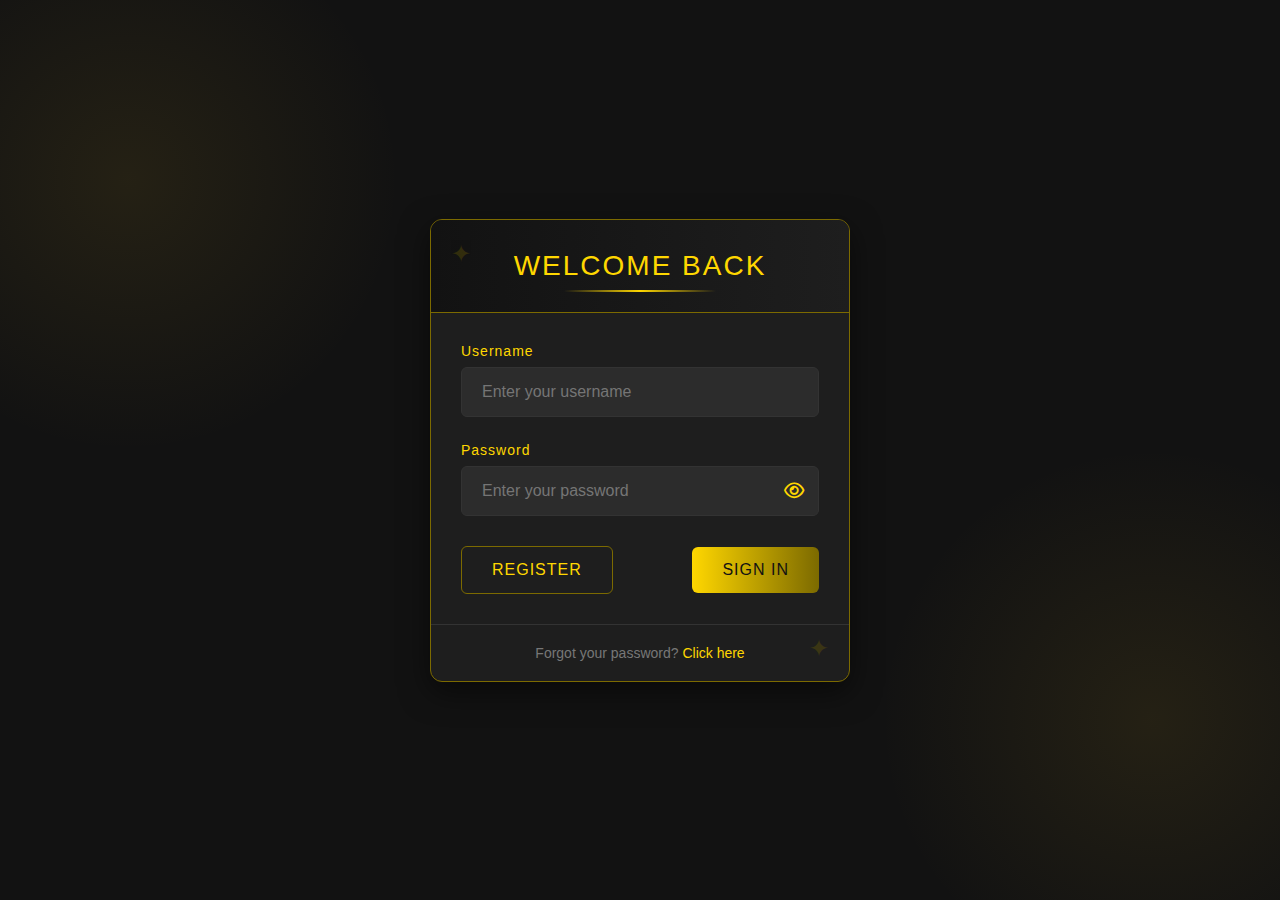
<file: ArcCas/templates/homepage/LoginRegister.html>
<!DOCTYPE html>
<html lang="en">
<head>
  <meta charset="UTF-8">
  <meta name="viewport" content="width=device-width, initial-scale=1.0">
  <title>Luxury Login</title>
  <link rel="stylesheet" href="https://cdnjs.cloudflare.com/ajax/libs/font-awesome/6.4.0/css/all.min.css">
  <style>
    :root {
      --gold: #FFD700;
      --dark-gold: #7c6a00;
      --black: #121212;
      --dark-gray: #1E1E1E;
      --light-gray: #2C2C2C;
    }
    
    * {
      margin: 0;
      padding: 0;
      box-sizing: border-box;
    }
    
    body {
      font-family: 'Segoe UI', Tahoma, Geneva, Verdana, sans-serif;
      background-color: var(--black);
      color: white;
      display: flex;
      justify-content: center;
      align-items: center;
      min-height: 100vh;
      background-image: radial-gradient(circle at 10% 20%, rgba(201, 162, 39, 0.1) 0%, rgba(0,0,0,0) 20%),
                        radial-gradient(circle at 90% 80%, rgba(201, 162, 39, 0.1) 0%, rgba(0,0,0,0) 20%);
    }
    
    .luxury-container {
      width: 420px;
      background-color: var(--dark-gray);
      border-radius: 12px;
      overflow: hidden;
      box-shadow: 0 10px 30px rgba(0, 0, 0, 0.5);
      border: 1px solid var(--dark-gold);
      position: relative;
    }
    
    .luxury-container::before {
      content: '';
      position: absolute;
      top: -2px;
      left: -2px;
      right: -2px;
      bottom: -2px;
      background: linear-gradient(45deg, var(--gold), var(--dark-gold), var(--gold));
      z-index: -1;
      border-radius: 14px;
      animation: animateBorder 4s linear infinite;
      background-size: 400%;
    }
    
    @keyframes animateBorder {
      0% { background-position: 0 0; }
      50% { background-position: 300% 0; }
      100% { background-position: 0 0; }
    }
    
    .luxury-header {
      background: linear-gradient(to right, var(--black), var(--dark-gray));
      padding: 30px;
      text-align: center;
      border-bottom: 1px solid var(--dark-gold);
    }
    
    .luxury-header h1 {
      font-size: 28px;
      font-weight: 300;
      letter-spacing: 2px;
      color: var(--gold);
      text-transform: uppercase;
      position: relative;
      display: inline-block;
    }
    
    .luxury-header h1::after {
      content: '';
      position: absolute;
      width: 60%;
      height: 2px;
      background: linear-gradient(to right, transparent, var(--gold), transparent);
      bottom: -10px;
      left: 20%;
    }
    
    .luxury-body {
      padding: 30px;
    }
    
    .luxury-form-group {
      margin-bottom: 25px;
      position: relative;
    }
    
    .luxury-form-group label {
      display: block;
      margin-bottom: 8px;
      color: var(--gold);
      font-size: 14px;
      letter-spacing: 1px;
    }
    
    .luxury-input {
      width: 100%;
      padding: 15px 20px;
      background-color: var(--light-gray);
      border: 1px solid #333;
      border-radius: 6px;
      color: white;
      font-size: 16px;
      transition: all 0.3s;
    }
    
    .luxury-input:focus {
      outline: none;
      border-color: var(--gold);
      box-shadow: 0 0 0 2px rgba(255, 215, 0, 0.2);
    }
    
    .password-container {
      position: relative;
    }
    
    .toggle-password {
      position: absolute;
      right: 15px;
      top: 50%;
      transform: translateY(-50%);
      background: none;
      border: none;
      color: var(--gold);
      cursor: pointer;
      font-size: 18px;
    }
    
    .luxury-actions {
      display: flex;
      justify-content: space-between;
      align-items: center;
      margin-top: 30px;
    }
    
    .luxury-btn {
      padding: 14px 30px;
      border-radius: 6px;
      font-size: 16px;
      font-weight: 500;
      letter-spacing: 1px;
      cursor: pointer;
      transition: all 0.3s;
      text-transform: uppercase;
    }
    
    .btn-register {
      background: transparent;
      color: var(--gold);
      border: 1px solid var(--dark-gold);
    }
    
    .btn-register:hover {
      background: rgba(201, 162, 39, 0.1);
    }
    
    .btn-login {
      background: linear-gradient(to right, var(--gold), var(--dark-gold));
      color: var(--black);
      border: none;
      position: relative;
      overflow: hidden;
    }
    
    .btn-login::before {
      content: '';
      position: absolute;
      top: 0;
      left: -100%;
      width: 100%;
      height: 100%;
      background: linear-gradient(90deg, transparent, rgba(255,255,255,0.2), transparent);
      transition: 0.5s;
    }
    
    .btn-login:hover::before {
      left: 100%;
    }
    
    .luxury-footer {
      text-align: center;
      padding: 20px;
      font-size: 14px;
      color: #777;
      border-top: 1px solid #333;
    }
    
    .luxury-footer a {
      color: var(--gold);
      text-decoration: none;
    }
    
    .error-message {
      color: #ff4d4d;
      font-size: 14px;
      margin-top: 5px;
      display: none;
    }
    
    .decoration {
      position: absolute;
      font-size: 24px;
      color: var(--dark-gold);
      opacity: 0.3;
    }
    
    .dec-1 { top: 20px; left: 20px; }
    .dec-2 { bottom: 20px; right: 20px; transform: rotate(180deg); }
  </style>
</head>
<body>
  <div class="luxury-container">
    <span class="decoration dec-1">✦</span>
    <span class="decoration dec-2">✦</span>
    
    <div class="luxury-header">
      <h1>Welcome Back</h1>
    </div>
    
    <div class="luxury-body">
      <form id="loginForm">
        <div class="luxury-form-group">
          <label for="username">Username</label>
          <input type="text" id="username" class="luxury-input" placeholder="Enter your username" required>
        </div>
        
        <div class="luxury-form-group">
          <label for="password">Password</label>
          <div class="password-container">
            <input type="password" id="password" class="luxury-input" placeholder="Enter your password" required>
            <button type="button" class="toggle-password">
              <i class="far fa-eye"></i>
            </button>
          </div>
          <div class="error-message" id="errorMessage"></div>
        </div>
        
        <div class="luxury-actions">
          <button type="button" class="luxury-btn btn-register" id="registerBtn">
            Register
          </button>
          <button type="submit" class="luxury-btn btn-login">
            Sign In
          </button>
        </div>
      </form>
    </div>
    
    <div class="luxury-footer">
      Forgot your password? <a href="#">Click here</a>
    </div>
  </div>

  <script>
    document.addEventListener('DOMContentLoaded', function() {
      const loginForm = document.getElementById('loginForm');
      const passwordInput = document.getElementById('password');
      const togglePassword = document.querySelector('.toggle-password');
      const registerBtn = document.getElementById('registerBtn');
      const errorMessage = document.getElementById('errorMessage');
      const eyeIcon = togglePassword.querySelector('i');

      // Toggle password visibility
      togglePassword.addEventListener('click', function() {
        const type = passwordInput.getAttribute('type') === 'password' ? 'text' : 'password';
        passwordInput.setAttribute('type', type);
        eyeIcon.className = type === 'password' ? 'far fa-eye' : 'far fa-eye-slash';
      });

      // Register button functionality
      registerBtn.addEventListener('click', function() {
        // Redirect to registration page
        console.log('Redirect to registration page');
        // window.location.href = '/register';
      });

      // Login form submission
      loginForm.addEventListener('submit', async (e) => {
        e.preventDefault();
        errorMessage.style.display = 'none';

        const username = document.getElementById('username').value;
        const password = document.getElementById('password').value;

        console.log('Username:', username);
        console.log('Password:', password);

        try {
          // Send login request
          const loginRes = await fetch('/login', {
            method: 'POST',
            headers: {
              'Content-Type': 'application/json'
            },
            body: JSON.stringify({ username, password })
          });

          const loginData = await loginRes.json();

          if (!loginRes.ok) {
            errorMessage.textContent = loginData.message || 'Login failed. Please check your credentials.';
            errorMessage.style.display = 'block';
            return;
          }

          const token = loginData.token;
          console.log('JWT Token:', token);

          // Save token to localStorage
          localStorage.setItem('jwt_token', token);

          // Redirect to home page (or game)
          window.location.href = '/';
        } catch (err) {
          console.error('Error:', err);
          errorMessage.textContent = 'An error occurred. Please try again later.';
          errorMessage.style.display = 'block';
        }
      });
    });
  </script>
</body>
</html>
</file>
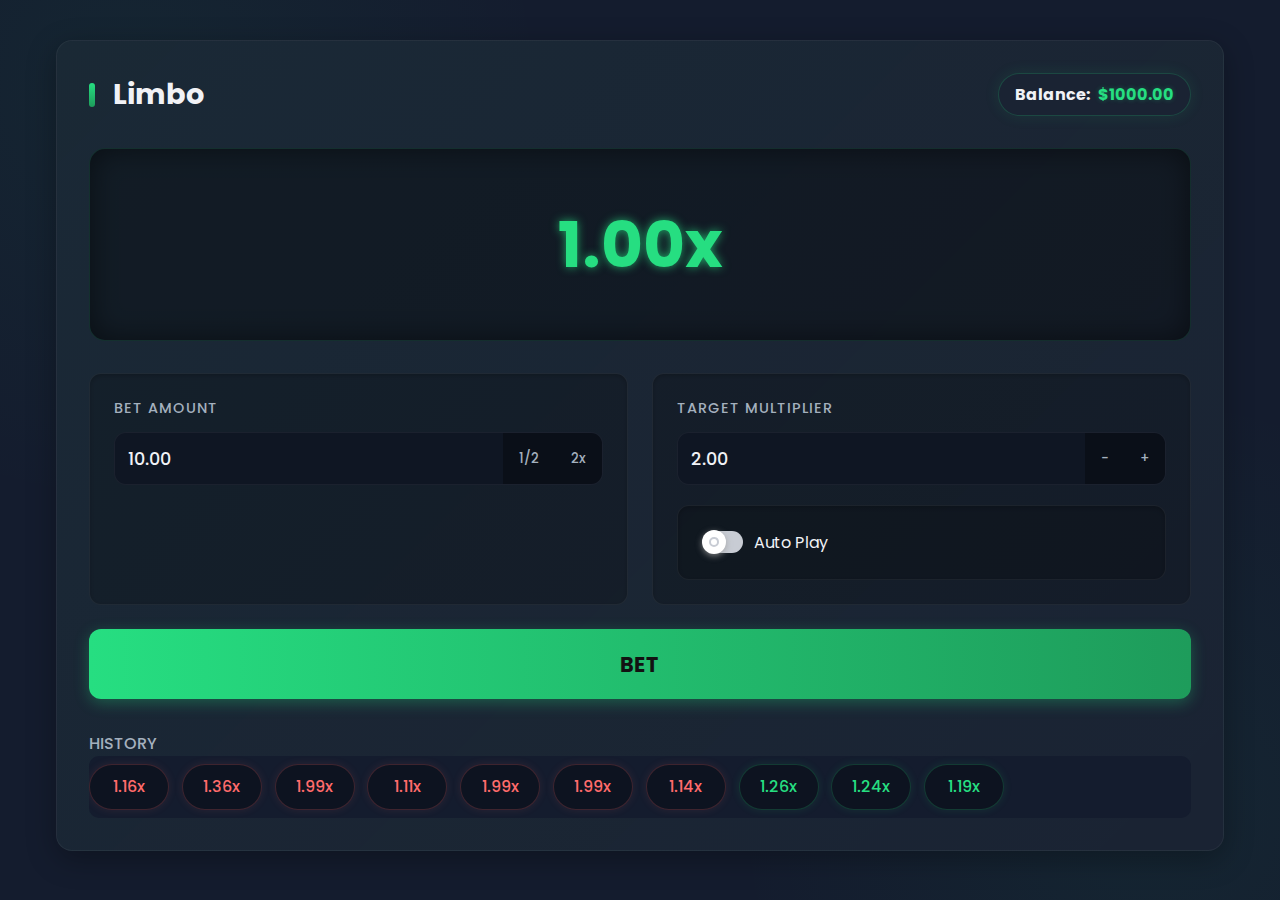
<file: ArcCas/templates/games/Limbo/main.html>
<!DOCTYPE html>
<html lang="en">
<head>
    <meta charset="UTF-8">
    <meta name="viewport" content="width=device-width, initial-scale=1.0">
    <title>Limbo Casino</title>
    <style>
        @import url('https://fonts.googleapis.com/css2?family=Poppins:wght@400;500;600;700&display=swap');
        
        :root {
            --primary: #141c2e;
            --secondary: #0f1623;
            --accent: #26de81;
            --accent-glow: rgba(38, 222, 129, 0.15);
            --text: #f1f2f6;
            --dark-text: #a4b0be;
            --card-bg: #1a2333;
            --header-bg: #0f1623;
            --button-bg: #26de81;
            --button-hover: #20ba68;
            --gradient-start: #26de81;
            --gradient-end: #1e9c5b;
            --danger: #ff6b6b;
            
        }
        
        body::-webkit-scrollbar {
            display: none; /* Chrome, Safari */
        }

        * {
            margin: 0;
            padding: 0;
            box-sizing: border-box;
            font-family: 'Poppins', 'Segoe UI', Tahoma, Geneva, Verdana, sans-serif;
            user-select: none;
        }


        body {
            background-color: var(--primary);
            color: var(--text);
            min-height: 100vh;
            background-image: 
                radial-gradient(circle at 10% 10%, rgba(38, 222, 129, 0.05) 0%, transparent 30%),
                radial-gradient(circle at 90% 90%, rgba(38, 222, 129, 0.05) 0%, transparent 30%);
        }

        header {
            background-color: var(--header-bg);
            padding: 1rem;
            display: flex;
            justify-content: space-between;
            align-items: center;
            box-shadow: 0 2px 15px rgba(0, 0, 0, 0.4);
            position: sticky;
            top: 0;
            z-index: 100;
            border-bottom: 1px solid rgba(38, 222, 129, 0.2);
        }

        .logo {
            font-size: 1.5rem;
            font-weight: bold;
            color: var(--accent);
            display: flex;
            align-items: center;
            text-shadow: 0 0 10px rgba(38, 222, 129, 0.5);
        }

        .logo svg {
            margin-right: 0.5rem;
            filter: drop-shadow(0 0 5px rgba(38, 222, 129, 0.5));
        }

        .balance {
            background-color: var(--card-bg);
            padding: 0.5rem 1rem;
            border-radius: 50px;
            display: flex;
            align-items: center;
            font-weight: bold;
            border: 1px solid rgba(38, 222, 129, 0.2);
            box-shadow: 0 0 15px rgba(38, 222, 129, 0.1);
        }

        .balance-amount {
            color: var(--accent);
            margin-left: 0.5rem;
            text-shadow: 0 0 5px rgba(38, 222, 129, 0.3);
        }

        main {
            padding: 1rem;
            max-width: 1200px;
            margin: 0 auto;
        }

        .game-container {
            background-color: var(--card-bg);
            border-radius: 16px;
            padding: 2rem;
            margin: 1.5rem 0;
            box-shadow: 0 8px 30px rgba(0, 0, 0, 0.3);
            border: 1px solid rgba(255, 255, 255, 0.05);
            background-image: 
                linear-gradient(135deg, rgba(38, 222, 129, 0.03) 0%, transparent 100%);
        }

        .game-header {
            display: flex;
            justify-content: space-between;
            align-items: center;
            margin-bottom: 2rem;
        }

        .game-title {
            font-size: 1.8rem;
            font-weight: bold;
            position: relative;
            padding-left: 1.5rem;
        }
        
        .game-title:before {
            content: '';
            position: absolute;
            left: 0;
            top: 50%;
            transform: translateY(-50%);
            width: 6px;
            height: 24px;
            background: linear-gradient(to bottom, var(--gradient-start), var(--gradient-end));
            border-radius: 3px;
        }

        .limbo-game {
            display: flex;
            flex-direction: column;
            gap: 2rem;
        }

        .multiplier-display {
            font-size: 4rem;
            font-weight: bold;
            text-align: center;
            color: var(--accent);
            padding: 3rem 2rem;
            background-color: rgba(0, 0, 0, 0.3);
            border-radius: 16px;
            transition: all 0.3s ease;
            box-shadow: inset 0 0 30px rgba(0, 0, 0, 0.5);
            text-shadow: 0 0 10px rgba(38, 222, 129, 0.7);
            border: 1px solid rgba(38, 222, 129, 0.1);
            position: relative;
            overflow: hidden;
        }
        
        .multiplier-display:after {
            content: '';
            position: absolute;
            top: -50%;
            left: -50%;
            width: 200%;
            height: 200%;
            background: radial-gradient(circle, rgba(38, 222, 129, 0.1) 0%, transparent 70%);
            opacity: 0;
            transition: opacity 0.3s ease;
        }
        
        .multiplier-display.active:after {
            opacity: 1;
        }

        .game-controls {
            display: grid;
            grid-template-columns: 1fr 1fr;
            gap: 1.5rem;
        }

        .control-group {
            background-color: rgba(0, 0, 0, 0.2);
            padding: 1.5rem;
            border-radius: 12px;
            border: 1px solid rgba(255, 255, 255, 0.05);
            box-shadow: inset 0 2px 5px rgba(0, 0, 0, 0.2);
        }

        .control-title {
            color: var(--dark-text);
            margin-bottom: 0.8rem;
            font-size: 0.9rem;
            font-weight: 500;
            letter-spacing: 1px;
        }

        .input-group {
            display: flex;
            background-color: var(--secondary);
            border-radius: 12px;
            overflow: hidden;
            border: 1px solid rgba(255, 255, 255, 0.05);
        }

        .input-group input {
            flex: 1;
            background-color: transparent;
            border: none;
            color: var(--text);
            padding: 0.8rem;
            font-size: 1.1rem;
            font-weight: 500;
        }
        
        /* Remove spinner buttons for Chrome, Safari, Edge, Opera */
        .input-group input::-webkit-outer-spin-button,
        .input-group input::-webkit-inner-spin-button {
            -webkit-appearance: none;
            margin: 0;
        }

        .input-group input:focus {
            outline: none;
        }

        .input-group button {
            background-color: rgba(0, 0, 0, 0.3);
            border: none;
            color: var(--dark-text);
            padding: 0 1rem;
            cursor: pointer;
            transition: all 0.2s ease;
            font-weight: 500;
        }

        .input-group button:hover {
            color: var(--text);
            background-color: rgba(38, 222, 129, 0.1);
        }

        .bet-button {
            grid-column: 1 / span 2;
            background: linear-gradient(to right, var(--gradient-start), var(--gradient-end));
            color: #121212;
            border: none;
            padding: 1.2rem;
            font-size: 1.3rem;
            font-weight: bold;
            border-radius: 12px;
            cursor: pointer;
            transition: all 0.3s ease;
            box-shadow: 0 4px 15px rgba(38, 222, 129, 0.3);
            text-transform: uppercase;
            letter-spacing: 1px;
        }

        .bet-button:hover {
            transform: translateY(-2px);
            box-shadow: 0 6px 20px rgba(38, 222, 129, 0.4);
        }
        
        .bet-button:active {
            transform: translateY(1px);
        }

        .history-container {
            margin-top: 0rem;
        }

        .history-title {
            color: var(--dark-text);
            font-weight: 500;

        }

        .history-scroll {
            position: relative;
            overflow-x: auto;
            overflow-y: hidden;
            white-space: nowrap;
            padding: 0.5rem 0;
            background-color: #141c2e;
            border-color: #000000;
            border-radius: 10px;
        }
        .history-scroll::-webkit-scrollbar {
            height: 5px; /* Tinggi scrollbar horizontal */
        }

        .history-scroll::-webkit-scrollbar-track {
            background: #6b6b6b; /* Warna latar belakang track */
            border-radius: 5px;
        }

        .history-scroll::-webkit-scrollbar-thumb {
            background: #ffffff; /* Warna thumb (bagian yang digeser) */
            border-radius: 5px;
        }

        .history-scroll::-webkit-scrollbar-thumb:hover {
            background: #ffffff; /* Warna saat hover */
        }


        .history-list {
            display: flex;
            gap: 0.8rem;

        }

        .history-item {
            background-color: rgba(0, 0, 0, 0.3);
            padding: 0.6rem 1.2rem;
            border-radius: 50px;
            font-size: 1rem;
            font-weight: 500;
            display: inline-block;
            min-width: 80px;
            text-align: center;
            box-shadow: 0 2px 8px rgba(0, 0, 0, 0.2);
            border: 1px solid rgba(255, 255, 255, 0.05);
        }

        .win {
            color: var(--accent);
            border-color: rgba(38, 222, 129, 0.2);
            box-shadow: 0 0 10px rgba(38, 222, 129, 0.1);
        }

        .lose {
            color: var(--danger);
            border-color: rgba(255, 107, 107, 0.2);
            box-shadow: 0 0 10px rgba(255, 107, 107, 0.1);
        }



        @media (max-width: 768px) {
            .game-controls {
                grid-template-columns: 1fr;
            }
            
            .bet-button {
                grid-column: 1;
            }
            
            .multiplier-display {
                font-size: 7rem;
                padding: 2rem;
            }
            
            .game-container {
                padding: 1.5rem;
            }
        }
    </style>
      <style>
        .checkbox-wrapper-51 input[type="checkbox"] {
          visibility: hidden;
          display: none;
        }
      
        .checkbox-wrapper-51 .toggle {
          position: relative;
          display: block;
          width: 42px;
          height: 24px;
          cursor: pointer;
          -webkit-tap-highlight-color: transparent;
          transform: translate3d(0, 0, 0);
        }
        .checkbox-wrapper-51 .toggle:before {
          content: "";
          position: relative;
          top: 1px;
          left: 1px;
          width: 40px;
          height: 22px;
          display: block;
          background: #c8ccd4;
          border-radius: 12px;
          transition: background 0.2s ease;
        }
        .checkbox-wrapper-51 .toggle span {
          position: absolute;
          top: 0;
          left: 0;
          width: 24px;
          height: 24px;
          display: block;
          background: #fff;
          border-radius: 50%;
          box-shadow: 0 2px 6px rgba(154,153,153,0.75);
          transition: all 0.2s ease;
        }
        .checkbox-wrapper-51 .toggle span svg {
          margin: 7px;
          fill: none;
        }
        .checkbox-wrapper-51 .toggle span svg path {
          stroke: #c8ccd4;
          stroke-width: 2;
          stroke-linecap: round;
          stroke-linejoin: round;
          stroke-dasharray: 24;
          stroke-dashoffset: 0;
          transition: all 0.5s linear;
        }
        .checkbox-wrapper-51 input[type="checkbox"]:checked + .toggle:before {
          background: #52d66b;
        }
        .checkbox-wrapper-51 input[type="checkbox"]:checked + .toggle span {
          transform: translateX(18px);
        }
        .checkbox-wrapper-51 input[type="checkbox"]:checked + .toggle span path {
          stroke: #52d66b;
          stroke-dasharray: 25;
          stroke-dashoffset: 25;
        }
      </style>
      
</head>
<body>

    <main>
        <div class="game-container">
            <div class="game-header">
                <div class="game-title">Limbo</div>
                <div class="balance">
                    <span>Balance:</span>
                    <span class="balance-amount">$1,000.00</span>
                </div>
            </div>
            
            
            <div class="limbo-game">
                <div class="multiplier-display" id="multiplier">1.00x</div>
                
                <div class="game-controls">
                    <div class="control-group">
                        <div class="control-title">BET AMOUNT</div>
                        <div class="input-group">
                            <input type="number" id="betAmount" value="10.00" inputmode="numeric" lang="en-US">
                            <button id="halfBet">1/2</button>
                            <button id="doubleBet">2x</button>
                        </div>
                    </div>
                    
                    
                    <div class="control-group">
                        <div class="control-title">TARGET MULTIPLIER</div>
                        <div class="input-group">
                            <input type="number" id="targetMultiplier" value="2.00">
                            <button id="decreaseTarget">-</button>
                            <button id="increaseTarget">+</button>

                        </div>
                        <div class="control-group" style="display: flex; margin-top: 20px;">

                            <div class="checkbox-wrapper-51">
                                <input type="checkbox" id="cbx-51" />
                                <label for="cbx-51" class="toggle">
                                  <span>
                                    <svg width="10px" height="10px" viewBox="0 0 10 10">
                                      <path d="M5,1 L5,1 C2.790861,1 1,2.790861 1,5 L1,5 C1,7.209139 2.790861,9 5,9 L5,9 C7.209139,9 9,7.209139 9,5 L9,5 C9,2.790861 7.209139,1 5,1 L5,9 L5,1 Z"></path>
                                    </svg>
                                  </span>
                                </label>
                            </div>
                            <p style="margin-left: 10px;">Auto Play</p>
    
                        </div>
                    </div>

                    <button class="bet-button" id="playButton">BET</button>
                </div>
                
                
                <div class="history-container">
                    <div class="history-title">HISTORY</div>
                    <div class="history-scroll">
                        <div class="history-list" id="historyList">
                            <div class="history-item win">2.54x</div>
                            <div class="history-item lose">1.32x</div>
                            <div class="history-item win">5.21x</div>
                            <div class="history-item win">3.45x</div>
                            <div class="history-item lose">1.05x</div>
                            <div class="history-item win">4.28x</div>
                            <div class="history-item win">6.12x</div>
                            <div class="history-item lose">1.42x</div>
                            <div class="history-item win">2.87x</div>
                            <div class="history-item lose">1.21x</div>
                        </div>
                    </div>
                </div>
            </div>
        </div>
    </main>


    <script>
        document.addEventListener('DOMContentLoaded', () => {
            // Elements
            const multiplierDisplay = document.getElementById('multiplier');
            const betAmountInput = document.getElementById('betAmount');
            const targetMultiplierInput = document.getElementById('targetMultiplier');
            const halfBetButton = document.getElementById('halfBet');
            const doubleBetButton = document.getElementById('doubleBet');
            const decreaseTargetButton = document.getElementById('decreaseTarget');
            const increaseTargetButton = document.getElementById('increaseTarget');
            const playButton = document.getElementById('playButton');
            const historyList = document.getElementById('historyList');
            const balanceDisplay = document.querySelector('.balance-amount');
            const token = localStorage.getItem("jwt_token");
            const AccountSection = document.getElementById('ProfilSection');
            if (!token){
                console.log("Login Eror")
            }
            else{
                fetch("/dashboard", {
                    headers: {
                    "Authorization": "Bearer " + token
                    }
                })
                .then(res => res.json())
                .then(data => {
                    console.log("Welcome,", data.Username);
                    AccUsn = data.Username
                    console.log("Balance:", data.Balance);
                    
                    // Tampilkan ke UI atau simpan ke variabel global
                })
                .catch(err => {
                    console.error("Token error:", err);
                    localStorage.removeItem("jwt_token"); // hapus token kalau error

                });
            }

                


            // Game state
            let balance = 1000.00;
            let isPlaying = false;
            let gameInterval;
            const maxHistory = 20;

            // Format currency
            const formatCurrency = (amount) => {
                return '$' + parseFloat(amount).toFixed(2);
            };

            // Format multiplier
            const formatMultiplier = (value) => {
                return parseFloat(value).toFixed(2) + 'x';
            };

            // Update balance display
            const updateBalance = (bal) => {
                balanceDisplay.textContent = formatCurrency(balance);
            };

            // Add to history
            const addToHistory = (multiplier, win) => {
                const historyItem = document.createElement('div');
                historyItem.className = `history-item ${win ? 'win' : 'lose'}`;
                historyItem.textContent = formatMultiplier(multiplier);
                
                // Add to beginning of list
                historyList.prepend(historyItem);
                
                // Limit history items
                while (historyList.children.length > maxHistory) {
                    historyList.removeChild(historyList.lastChild);
                }

                // Scroll to start
                historyList.scrollLeft = 0;
            };

            // Generate random multiplier (using cryptographic randomness for fairness)
            const generateMultiplier = () => {
                // This uses a house edge of approximately 4%
                // Generates values from 1.00 to potentially very high numbers
                // The distribution follows a pattern similar to real gambling games
                const rand = crypto.getRandomValues(new Uint32Array(1))[0] / 4294967296;
                return 1 / (1 - (0.96 * rand));
            };

            // Start the game
            const startGame = () => {
                if (isPlaying) return;
                
                const betAmount = parseFloat(betAmountInput.value);
                const targetMultiplier = parseFloat(targetMultiplierInput.value);
                
                // Validation
                if (isNaN(betAmount) || betAmount <= 0) {
                    alert('Please enter a valid bet amount');
                    return;
                }
                
                if (isNaN(targetMultiplier) || targetMultiplier <= 1) {
                    alert('Target multiplier must be greater than 1.00');
                    return;
                }
                
                if (betAmount > balance) {
                    alert('Insufficient balance');
                    return;
                }

                // Change button state
                playButton.textContent = 'RUNNING...';
                playButton.disabled = true;
                isPlaying = true;

                // Generate the final multiplier (determined instantly but revealed gradually)
                const finalMultiplier = generateMultiplier();
                
                // Start from 1.00x and count up
                let currentMultiplier = 1.00;
                const startTime = Date.now();
                let animationSpeed = 0.1; // Initial speed
                
                // Update the display at varying speeds
                gameInterval = setInterval(() => {
                    // Increase speed as the multiplier grows
                    animationSpeed = Math.min(2.0, 0.01 + (currentMultiplier - 1) * 0.5);
                    
                    // Update current multiplier
                    currentMultiplier += animationSpeed;
                    multiplierDisplay.textContent = formatMultiplier(currentMultiplier);
                    
                    // Check if we've reached the final multiplier or the target multiplier
                    if (currentMultiplier >= finalMultiplier || currentMultiplier >= targetMultiplier) {
                        clearInterval(gameInterval);
                        
                        // Determine if player won
                        const win = currentMultiplier >= targetMultiplier;
                        
                        // Set final display
                        if (win) {
                            const winAmount = betAmount * targetMultiplier;
                            balance += winAmount;
                            multiplierDisplay.textContent = formatMultiplier(targetMultiplier);
                            multiplierDisplay.style.color = ""
                            multiplierDisplay.style.textShadow = ""
                            addToHistory(targetMultiplier, true);
                        } else {
                            multiplierDisplay.textContent = formatMultiplier(finalMultiplier);
                            multiplierDisplay.style.color = "red"
                            multiplierDisplay.style.textShadow = "0 0 10px #ff6b6b"
                            addToHistory(finalMultiplier, false);
                        }
                        

                        setTimeout(() => {
                            playButton.textContent = 'BET';
                            playButton.disabled = false;
                            isPlaying = false;
                            multiplierDisplay.classList.remove('active');
                        }, 500);
                        setTimeout(() =>{
                            multiplierDisplay.style.color = ""
                            multiplierDisplay.style.textShadow = ""
                        }, 500)
                    }
                }, 50);
            };

            // Event listeners
            halfBetButton.addEventListener('click', () => {
                if (isPlaying) return;
                const currentBet = parseFloat(betAmountInput.value);
                betAmountInput.value = (currentBet / 2).toFixed(2);
            });

            doubleBetButton.addEventListener('click', () => {
                if (isPlaying) return;
                const currentBet = parseFloat(betAmountInput.value);
                const newBet = (currentBet * 2).toFixed(2);
                if (newBet <= balance) {
                    betAmountInput.value = newBet;
                } else {
                    betAmountInput.value = balance.toFixed(2);
                }
            });

            decreaseTargetButton.addEventListener('click', () => {
                if (isPlaying) return;
                const currentTarget = parseFloat(targetMultiplierInput.value);
                const newTarget = Math.max(1.01, (currentTarget - 0.25).toFixed(2));
                targetMultiplierInput.value = newTarget;
            });

            increaseTargetButton.addEventListener('click', () => {
                if (isPlaying) return;
                const currentTarget = parseFloat(targetMultiplierInput.value);
                targetMultiplierInput.value = (currentTarget + 0.25).toFixed(2);
            });

            playButton.addEventListener('click', startGame);

            // Input validation
            betAmountInput.addEventListener('input', () => {
                let value = parseFloat(betAmountInput.value);
                if (!isNaN(value)) {
                    if (value > balance) {
                        betAmountInput.value = balance.toFixed(2);
                    }
                }
            });

            targetMultiplierInput.addEventListener('input', () => {
                let value = parseFloat(targetMultiplierInput.value);
                if (!isNaN(value)) {
                    if (value < 1.01) {
                        targetMultiplierInput.value = '1.01';
                    }
                    if (value >= 1000) {
                        targetMultiplierInput.value = '1000';
                    }
                }
            });

            // Initial setup
            updateBalance();
            
            // Clear dummy history and create fresh history list
            historyList.innerHTML = '';
            
            // Add random starting history
            for (let i = 0; i < 10; i++) {
                const randomMultiplier = generateMultiplier();
                const win = Math.random() > 0.5;
                addToHistory(win ? randomMultiplier : Math.min(randomMultiplier, 1.99), win);
            }
        });
    </script>
</body>
</html>
</file>
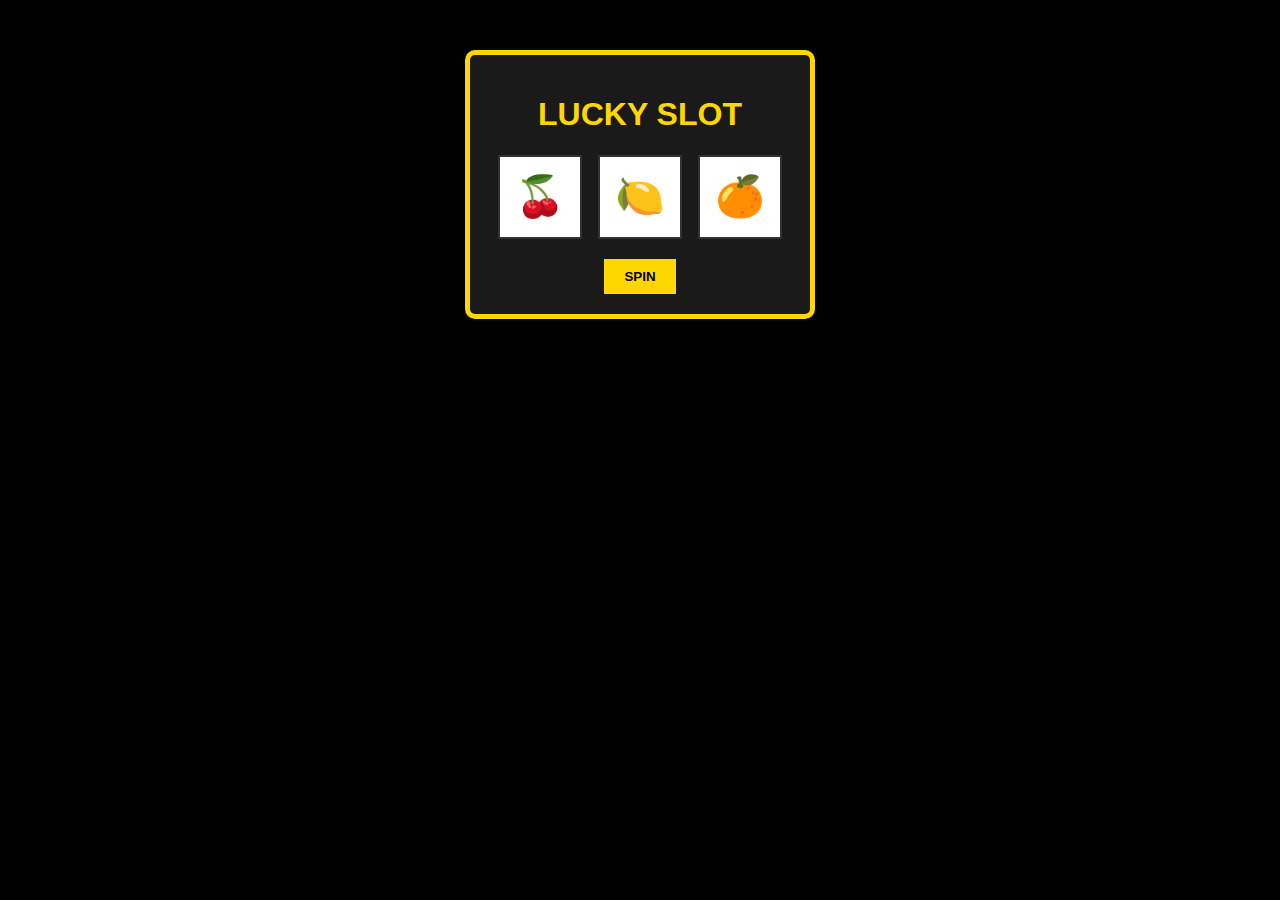
<file: ArcCas/templates/games/Tower/test.html>
<!DOCTYPE html>
<html>
<head>
  <title>Elegant Slot Machine</title>
  <style>
    body { 
      background: #000; 
      color: gold; 
      font-family: 'Montserrat', sans-serif; 
      text-align: center;
    }
    .slot-machine {
      margin: 50px auto;
      width: 300px;
      border: 5px solid gold;
      border-radius: 10px;
      padding: 20px;
      background: #1a1a1a;
    }
    .reels {
      display: flex;
      justify-content: space-around;
      margin: 20px 0;
    }
    .reel {
      width: 80px;
      height: 80px;
      border: 2px solid #333;
      display: flex;
      align-items: center;
      justify-content: center;
      font-size: 40px;
      background: #fff;
      color: #000;
    }
    button {
      background: gold;
      border: none;
      padding: 10px 20px;
      font-weight: bold;
      cursor: pointer;
    }
  </style>
</head>
<body>
  <div class="slot-machine">
    <h1>LUCKY SLOT</h1>
    <div class="reels">
      <div class="reel" id="reel1">🍒</div>
      <div class="reel" id="reel2">🍋</div>
      <div class="reel" id="reel3">🍊</div>
    </div>
    <button onclick="spin()">SPIN</button>
  </div>

  <script>
    const symbols = ["🍒", "🍋", "🍊", "7", "💰"];
    function spin() {
      document.getElementById("reel1").textContent = 
        symbols[Math.floor(Math.random() * symbols.length)];
      document.getElementById("reel2").textContent = 
        symbols[Math.floor(Math.random() * symbols.length)];
      document.getElementById("reel3").textContent = 
        symbols[Math.floor(Math.random() * symbols.length)];
      checkWin();
    }
    function checkWin() {
      const reel1 = document.getElementById("reel1").textContent;
      const reel2 = document.getElementById("reel2").textContent;
      const reel3 = document.getElementById("reel3").textContent;
      if (reel1 === reel2 && reel2 === reel3) {
        alert("YOU WIN! 🎉");
      }
    }
  </script>
</body>
</html>
</file>
